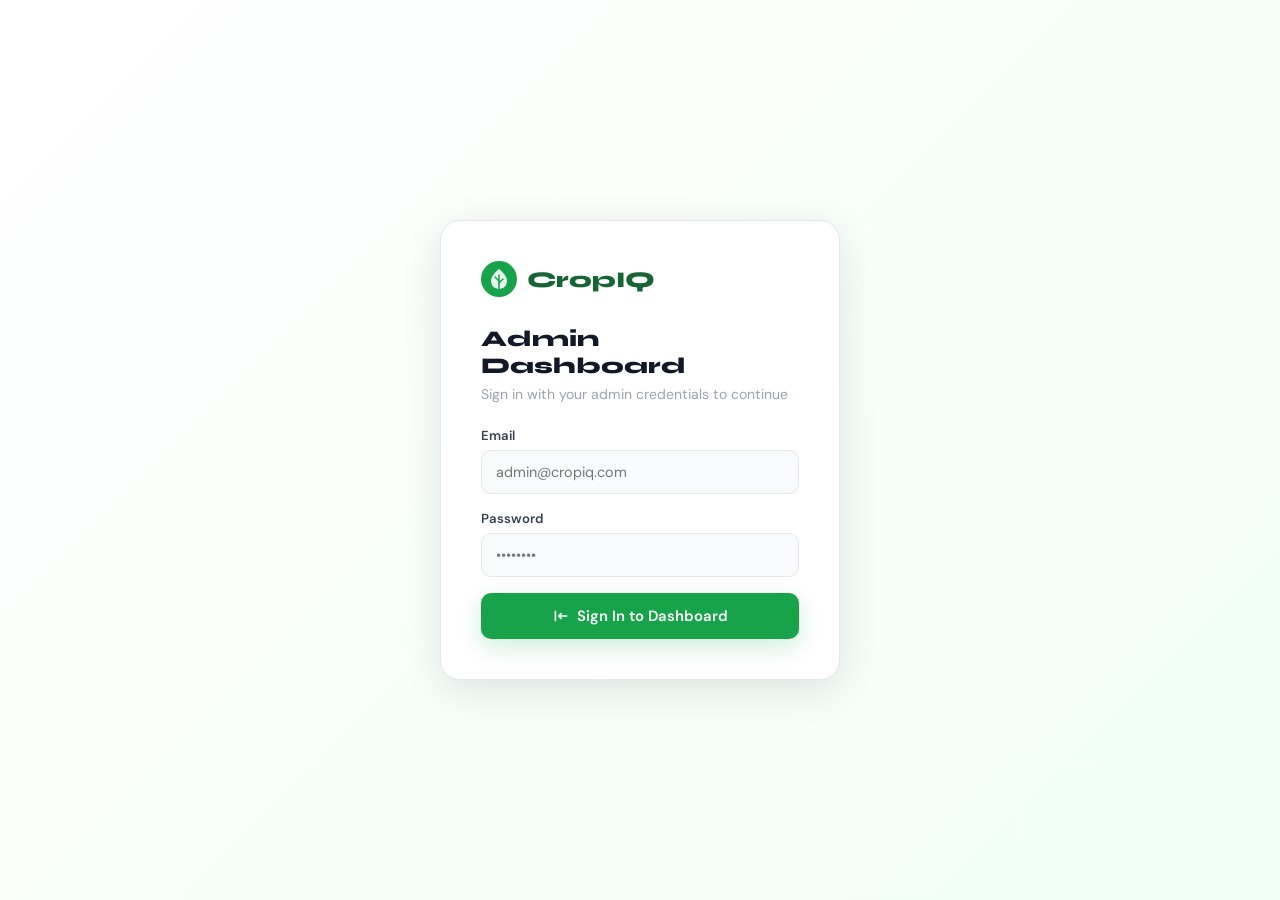
<file: backend/admin.html>
<!DOCTYPE html>
<html lang="en">
<head>
  <meta charset="UTF-8"/>
  <meta name="viewport" content="width=device-width,initial-scale=1.0"/>
  <title>CropIQ — Admin Dashboard</title>
  <link href="https://fonts.googleapis.com/css2?family=Syne:wght@600;700;800&family=DM+Sans:wght@300;400;500&display=swap" rel="stylesheet"/>
  <style>
    :root {
      --green-50:#f0fdf4;--green-100:#dcfce7;--green-200:#bbf7d0;
      --green-500:#22c55e;--green-600:#16a34a;--green-700:#15803d;
      --green-800:#166534;--gray-50:#f9fafb;--gray-100:#f3f4f6;
      --gray-200:#e5e7eb;--gray-300:#d1d5db;--gray-400:#9ca3af;
      --gray-500:#6b7280;--gray-600:#4b5563;--gray-700:#374151;
      --gray-800:#1f2937;--gray-900:#111827;
      --font-d:'Syne',sans-serif;--font-b:'DM Sans',sans-serif;
      --radius:12px;--shadow:0 4px 16px rgba(0,0,0,.08);
    }
    *,*::before,*::after{box-sizing:border-box;margin:0;padding:0}
    body{font-family:var(--font-b);background:var(--gray-50);color:var(--gray-800);min-height:100vh}

    /* ── LOGIN SCREEN ── */
    #loginScreen{
      display:flex;align-items:center;justify-content:center;
      min-height:100vh;padding:20px;
      background:linear-gradient(135deg,#fff 0%,var(--green-50) 100%);
    }
    .login-card{
      background:#fff;border:1px solid var(--gray-200);border-radius:20px;
      box-shadow:0 10px 40px rgba(0,0,0,.1);padding:40px;width:100%;max-width:400px;
    }
    .login-logo{display:flex;align-items:center;gap:10px;margin-bottom:28px}
    .login-logo span{font-family:var(--font-d);font-size:1.4rem;font-weight:800;color:var(--green-800)}
    .login-title{font-family:var(--font-d);font-size:1.4rem;font-weight:800;color:var(--gray-900);margin-bottom:6px}
    .login-sub{font-size:.88rem;color:var(--gray-400);margin-bottom:24px}
    .field{display:flex;flex-direction:column;gap:6px;margin-bottom:16px}
    .field label{font-size:.82rem;font-weight:600;color:var(--gray-700)}
    .field input{
      height:44px;padding:0 14px;font-family:var(--font-b);font-size:.9rem;
      background:var(--gray-50);border:1.5px solid var(--gray-200);
      border-radius:10px;outline:none;color:var(--gray-800);
      transition:.2s;
    }
    .field input:focus{border-color:var(--green-400);background:#fff;box-shadow:0 0 0 3px rgba(74,222,128,.15)}
    .btn-green{
      width:100%;height:46px;background:var(--green-600);color:#fff;
      border:none;border-radius:10px;font-family:var(--font-b);
      font-size:.93rem;font-weight:600;cursor:pointer;
      transition:.2s;box-shadow:0 8px 24px rgba(22,163,74,.2);
      display:flex;align-items:center;justify-content:center;gap:8px;
    }
    .btn-green:hover{background:var(--green-700);transform:translateY(-1px)}
    .login-error{
      background:#fef2f2;border:1px solid #fecaca;border-radius:8px;
      padding:10px 14px;font-size:.83rem;color:#b91c1c;
      margin-bottom:16px;display:none;
    }

    /* ── DASHBOARD ── */
    #dashboard{display:none}

    .topbar{
      position:sticky;top:0;z-index:100;
      background:rgba(255,255,255,.92);backdrop-filter:blur(16px);
      border-bottom:1px solid var(--gray-200);
      padding:0 28px;height:60px;
      display:flex;align-items:center;justify-content:space-between;
    }
    .topbar-logo{display:flex;align-items:center;gap:9px}
    .topbar-logo span{font-family:var(--font-d);font-weight:800;font-size:1.1rem;color:var(--green-800)}
    .topbar-logo small{
      background:var(--green-100);color:var(--green-700);
      font-size:.68rem;font-weight:700;padding:2px 8px;
      border-radius:100px;letter-spacing:.06em;text-transform:uppercase;
    }
    .topbar-right{display:flex;align-items:center;gap:12px}
    .admin-pill{
      display:flex;align-items:center;gap:7px;
      background:var(--green-50);border:1px solid var(--green-200);
      border-radius:100px;padding:4px 12px 4px 6px;
      font-size:.82rem;font-weight:600;color:var(--green-700);
    }
    .admin-avatar{
      width:24px;height:24px;background:var(--green-600);border-radius:50%;
      display:flex;align-items:center;justify-content:center;
      color:#fff;font-size:.68rem;font-weight:800;
    }
    .btn-logout{
      background:none;border:1.5px solid var(--gray-200);
      border-radius:8px;padding:5px 12px;font-family:var(--font-b);
      font-size:.82rem;font-weight:600;color:var(--gray-500);cursor:pointer;
      transition:.2s;
    }
    .btn-logout:hover{border-color:#fca5a5;color:#b91c1c;background:#fef2f2}

    /* ── LAYOUT ── */
    .layout{display:flex;min-height:calc(100vh - 60px)}

    .sidebar{
      width:220px;flex-shrink:0;background:#fff;
      border-right:1px solid var(--gray-200);
      padding:20px 12px;display:flex;flex-direction:column;gap:4px;
    }
    .sidebar-label{
      font-size:.68rem;font-weight:700;letter-spacing:.08em;
      text-transform:uppercase;color:var(--gray-400);
      padding:0 12px;margin:12px 0 6px;
    }
    .nav-item{
      display:flex;align-items:center;gap:10px;
      padding:9px 12px;border-radius:9px;
      font-size:.875rem;font-weight:500;color:var(--gray-600);
      cursor:pointer;border:none;background:none;width:100%;text-align:left;
      transition:.18s;
    }
    .nav-item svg{width:16px;height:16px;flex-shrink:0}
    .nav-item:hover{background:var(--green-50);color:var(--green-700)}
    .nav-item.active{background:var(--green-100);color:var(--green-700);font-weight:600}

    /* ── MAIN CONTENT ── */
    .main{flex:1;padding:32px 28px;overflow-x:auto}

    .page{display:none}
    .page.active{display:block}

    /* ── STATS GRID ── */
    .stats-grid{
      display:grid;grid-template-columns:repeat(auto-fit,minmax(180px,1fr));
      gap:16px;margin-bottom:32px;
    }
    .stat-card{
      background:#fff;border:1px solid var(--gray-200);border-radius:var(--radius);
      padding:22px 20px;box-shadow:var(--shadow);
    }
    .stat-card .label{font-size:.75rem;font-weight:700;text-transform:uppercase;
      letter-spacing:.07em;color:var(--gray-400);margin-bottom:8px}
    .stat-card .value{font-family:var(--font-d);font-size:2rem;font-weight:800;
      color:var(--gray-900);line-height:1}
    .stat-card.green .value{color:var(--green-600)}
    .stat-card .sub{font-size:.78rem;color:var(--gray-400);margin-top:4px}

    /* ── SECTION HEADER ── */
    .section-header{
      display:flex;align-items:center;justify-content:space-between;
      margin-bottom:16px;flex-wrap:wrap;gap:10px;
    }
    .section-title{font-family:var(--font-d);font-size:1.1rem;font-weight:800;color:var(--gray-900)}
    .section-count{
      background:var(--green-100);color:var(--green-700);
      font-size:.78rem;font-weight:700;padding:3px 10px;
      border-radius:100px;
    }
    .btn-refresh{
      display:flex;align-items:center;gap:6px;
      background:var(--gray-100);border:none;border-radius:8px;
      padding:7px 14px;font-family:var(--font-b);font-size:.82rem;
      font-weight:600;color:var(--gray-600);cursor:pointer;transition:.2s;
    }
    .btn-refresh:hover{background:var(--gray-200)}
    .btn-refresh svg{width:14px;height:14px}

    /* ── SEARCH BAR ── */
    .search-bar{
      position:relative;margin-bottom:14px;max-width:340px;
    }
    .search-bar input{
      width:100%;height:38px;padding:0 14px 0 36px;
      font-family:var(--font-b);font-size:.85rem;
      background:#fff;border:1.5px solid var(--gray-200);
      border-radius:9px;outline:none;color:var(--gray-800);transition:.2s;
    }
    .search-bar input:focus{border-color:var(--green-400);box-shadow:0 0 0 3px rgba(74,222,128,.12)}
    .search-bar svg{
      position:absolute;left:10px;top:50%;transform:translateY(-50%);
      width:15px;height:15px;color:var(--gray-400);pointer-events:none;
    }

    /* ── TABLE ── */
    .table-wrap{
      background:#fff;border:1px solid var(--gray-200);
      border-radius:var(--radius);overflow:hidden;box-shadow:var(--shadow);
      overflow-x:auto;
    }
    table{width:100%;border-collapse:collapse;min-width:600px}
    thead th{
      background:var(--gray-50);border-bottom:1px solid var(--gray-200);
      padding:11px 16px;text-align:left;font-size:.75rem;font-weight:700;
      text-transform:uppercase;letter-spacing:.07em;color:var(--gray-500);
      white-space:nowrap;
    }
    tbody tr{border-bottom:1px solid var(--gray-100);transition:.15s}
    tbody tr:last-child{border-bottom:none}
    tbody tr:hover{background:var(--gray-50)}
    td{padding:11px 16px;font-size:.85rem;color:var(--gray-700);white-space:nowrap}
    td.mono{font-family:monospace;font-size:.8rem;color:var(--gray-500)}

    .badge{
      display:inline-flex;align-items:center;
      padding:2px 9px;border-radius:100px;font-size:.72rem;font-weight:700;
    }
    .badge.active{background:var(--green-100);color:var(--green-700)}
    .badge.inactive{background:#fee2e2;color:#b91c1c}

    /* ── ACTION BUTTONS ── */
    .action-btn{
      background:none;border:none;cursor:pointer;
      padding:5px 8px;border-radius:6px;font-size:.78rem;
      font-family:var(--font-b);font-weight:600;transition:.18s;
    }
    .action-btn.deactivate{color:#b91c1c}
    .action-btn.deactivate:hover{background:#fef2f2}
    .action-btn.activate{color:var(--green-600)}
    .action-btn.activate:hover{background:var(--green-50)}
    .action-btn.delete{color:var(--gray-400)}
    .action-btn.delete:hover{background:#fef2f2;color:#b91c1c}

    /* ── TOP CROPS CHART (CSS bars) ── */
    .crop-bars{display:flex;flex-direction:column;gap:10px;margin-top:8px}
    .crop-bar-row{display:flex;align-items:center;gap:12px}
    .crop-bar-label{font-size:.82rem;font-weight:600;color:var(--gray-700);width:100px;flex-shrink:0;text-transform:capitalize}
    .crop-bar-track{flex:1;height:8px;background:var(--gray-100);border-radius:100px;overflow:hidden}
    .crop-bar-fill{height:100%;border-radius:100px;background:var(--green-500);transition:width 1s ease}
    .crop-bar-count{font-size:.78rem;font-weight:600;color:var(--gray-400);width:32px;text-align:right;flex-shrink:0}

    /* ── EMPTY STATE ── */
    .empty-state{
      text-align:center;padding:48px 20px;color:var(--gray-400);
    }
    .empty-state svg{width:40px;height:40px;margin:0 auto 12px;opacity:.4}
    .empty-state p{font-size:.9rem}

    /* ── LOADING ── */
    .loading-spinner{
      display:flex;align-items:center;justify-content:center;
      gap:8px;padding:32px;color:var(--gray-400);font-size:.9rem;
    }
    .spin{animation:spin 1s linear infinite}
    @keyframes spin{from{transform:rotate(0)}to{transform:rotate(360deg)}}

    /* ── TOAST ── */
    .toast{
      position:fixed;bottom:24px;right:24px;z-index:9999;
      background:var(--gray-900);color:#fff;
      padding:12px 18px;border-radius:10px;
      font-size:.85rem;font-weight:500;
      box-shadow:0 8px 32px rgba(0,0,0,.2);
      transform:translateY(80px);opacity:0;
      transition:.3s cubic-bezier(.34,1.56,.64,1);
      pointer-events:none;
    }
    .toast.show{transform:translateY(0);opacity:1}
    .toast.success{background:var(--green-700)}
    .toast.error{background:#b91c1c}

    @media(max-width:768px){
      .sidebar{display:none}
      .main{padding:20px 16px}
      .stats-grid{grid-template-columns:1fr 1fr}
    }
  </style>
</head>
<body>

<!-- ============================
     LOGIN SCREEN
============================= -->
<div id="loginScreen">
  <div class="login-card">
    <div class="login-logo">
      <svg width="36" height="36" viewBox="0 0 36 36" fill="none">
        <circle cx="18" cy="18" r="18" fill="#16a34a"/>
        <path d="M18 8C18 8 10 14 10 20C10 24.4 13.6 28 18 28C22.4 28 26 24.4 26 20C26 14 18 8 18 8Z" fill="white" opacity="0.9"/>
        <path d="M18 14V28" stroke="#16a34a" stroke-width="1.5" stroke-linecap="round"/>
        <path d="M18 20L14 16" stroke="#16a34a" stroke-width="1.5" stroke-linecap="round"/>
        <path d="M18 22L22 18" stroke="#16a34a" stroke-width="1.5" stroke-linecap="round"/>
      </svg>
      <span>CropIQ</span>
    </div>

    <div class="login-title">Admin Dashboard</div>
    <div class="login-sub">Sign in with your admin credentials to continue</div>

    <div class="login-error" id="loginError">Invalid admin credentials.</div>

    <div class="field">
      <label>Email</label>
      <input type="email" id="adminEmail" placeholder="admin@cropiq.com"
             onkeydown="if(event.key==='Enter') adminLogin()" />
    </div>
    <div class="field">
      <label>Password</label>
      <input type="password" id="adminPassword" placeholder="••••••••"
             onkeydown="if(event.key==='Enter') adminLogin()" />
    </div>

    <button class="btn-green" onclick="adminLogin()" id="loginBtn">
      <svg viewBox="0 0 20 20" fill="currentColor" style="width:16px;height:16px"><path fill-rule="evenodd" d="M3 3a1 1 0 011 1v12a1 1 0 11-2 0V4a1 1 0 011-1zm7.707 3.293a1 1 0 010 1.414L9.414 9H17a1 1 0 110 2H9.414l1.293 1.293a1 1 0 01-1.414 1.414l-3-3a1 1 0 010-1.414l3-3a1 1 0 011.414 0z" clip-rule="evenodd"/></svg>
      Sign In to Dashboard
    </button>
  </div>
</div>

<!-- ============================
     DASHBOARD
============================= -->
<div id="dashboard">

  <!-- Topbar -->
  <div class="topbar">
    <div class="topbar-logo">
      <svg width="28" height="28" viewBox="0 0 36 36" fill="none">
        <circle cx="18" cy="18" r="18" fill="#16a34a"/>
        <path d="M18 8C18 8 10 14 10 20C10 24.4 13.6 28 18 28C22.4 28 26 24.4 26 20C26 14 18 8 18 8Z" fill="white" opacity="0.9"/>
        <path d="M18 14V28" stroke="#16a34a" stroke-width="1.5" stroke-linecap="round"/>
        <path d="M18 20L14 16" stroke="#16a34a" stroke-width="1.5" stroke-linecap="round"/>
        <path d="M18 22L22 18" stroke="#16a34a" stroke-width="1.5" stroke-linecap="round"/>
      </svg>
      <span>CropIQ</span>
      <small>Admin</small>
    </div>
    <div class="topbar-right">
      <div class="admin-pill">
        <div class="admin-avatar">A</div>
        Admin
      </div>
      <button class="btn-logout" onclick="logout()">Logout</button>
    </div>
  </div>

  <div class="layout">

    <!-- Sidebar -->
    <div class="sidebar">
      <div class="sidebar-label">Navigation</div>
      <button class="nav-item active" id="nav-overview" onclick="showPage('overview')">
        <svg viewBox="0 0 20 20" fill="currentColor"><path d="M2 10a8 8 0 018-8v8h8a8 8 0 11-16 0z"/><path d="M12 2.252A8.014 8.014 0 0117.748 8H12V2.252z"/></svg>
        Overview
      </button>
      <button class="nav-item" id="nav-users" onclick="showPage('users')">
        <svg viewBox="0 0 20 20" fill="currentColor"><path d="M9 6a3 3 0 11-6 0 3 3 0 016 0zM17 6a3 3 0 11-6 0 3 3 0 016 0zM12.93 17c.046-.327.07-.66.07-1a6.97 6.97 0 00-1.5-4.33A5 5 0 0119 16v1h-6.07zM6 11a5 5 0 015 5v1H1v-1a5 5 0 015-5z"/></svg>
        Users
      </button>
      <button class="nav-item" id="nav-predictions" onclick="showPage('predictions')">
        <svg viewBox="0 0 20 20" fill="currentColor"><path fill-rule="evenodd" d="M3 3a1 1 0 000 2v8a2 2 0 002 2h2.586l-1.293 1.293a1 1 0 101.414 1.414L10 15.414l2.293 2.293a1 1 0 001.414-1.414L12.414 15H15a2 2 0 002-2V5a1 1 0 100-2H3zm11 4a1 1 0 10-2 0v4a1 1 0 102 0V7zm-3 1a1 1 0 10-2 0v3a1 1 0 102 0V8zM8 9a1 1 0 00-2 0v2a1 1 0 102 0V9z" clip-rule="evenodd"/></svg>
        Predictions
      </button>
    </div>

    <!-- Main content -->
    <div class="main">

      <!-- ── OVERVIEW PAGE ── -->
      <div class="page active" id="page-overview">
        <div class="stats-grid" id="statsGrid">
          <div class="loading-spinner" style="grid-column:1/-1">
            <svg class="spin" viewBox="0 0 24 24" fill="none" style="width:20px;height:20px">
              <circle cx="12" cy="12" r="10" stroke="#9ca3af" stroke-width="3" stroke-dasharray="30 70"/>
            </svg>
            Loading stats...
          </div>
        </div>

        <div style="display:grid;grid-template-columns:1fr 1fr;gap:20px;flex-wrap:wrap" id="overviewBottom">
          <!-- Top crops card -->
          <div style="background:#fff;border:1px solid var(--gray-200);border-radius:var(--radius);padding:24px;box-shadow:var(--shadow)">
            <div class="section-title" style="margin-bottom:16px">Top Recommended Crops</div>
            <div id="topCropsBars">
              <div class="loading-spinner">Loading...</div>
            </div>
          </div>
          <!-- Quick info -->
          <div style="background:#fff;border:1px solid var(--gray-200);border-radius:var(--radius);padding:24px;box-shadow:var(--shadow)">
            <div class="section-title" style="margin-bottom:16px">Quick Info</div>
            <div style="display:flex;flex-direction:column;gap:12px;font-size:.875rem">
              <div style="display:flex;justify-content:space-between;padding-bottom:10px;border-bottom:1px solid var(--gray-100)">
                <span style="color:var(--gray-500)">Database</span>
                <span style="font-weight:600;color:var(--green-600)">SQLite ✓</span>
              </div>
              <div style="display:flex;justify-content:space-between;padding-bottom:10px;border-bottom:1px solid var(--gray-100)">
                <span style="color:var(--gray-500)">Password hashing</span>
                <span style="font-weight:600">bcrypt</span>
              </div>
              <div style="display:flex;justify-content:space-between;padding-bottom:10px;border-bottom:1px solid var(--gray-100)">
                <span style="color:var(--gray-500)">Auth method</span>
                <span style="font-weight:600">JWT (24h)</span>
              </div>
              <div style="display:flex;justify-content:space-between">
                <span style="color:var(--gray-500)">ML Model</span>
                <span style="font-weight:600">Random Forest</span>
              </div>
            </div>
          </div>
        </div>
      </div>

      <!-- ── USERS PAGE ── -->
      <div class="page" id="page-users">
        <div class="section-header">
          <div style="display:flex;align-items:center;gap:10px">
            <div class="section-title">Registered Users</div>
            <span class="section-count" id="userCount">—</span>
          </div>
          <button class="btn-refresh" onclick="loadUsers()">
            <svg viewBox="0 0 20 20" fill="currentColor"><path fill-rule="evenodd" d="M4 2a1 1 0 011 1v2.101a7.002 7.002 0 0111.601 2.566 1 1 0 11-1.885.666A5.002 5.002 0 005.999 7H9a1 1 0 010 2H4a1 1 0 01-1-1V3a1 1 0 011-1zm.008 9.057a1 1 0 011.276.61A5.002 5.002 0 0014.001 13H11a1 1 0 110-2h5a1 1 0 011 1v5a1 1 0 11-2 0v-2.101a7.002 7.002 0 01-11.601-2.566 1 1 0 01.61-1.276z" clip-rule="evenodd"/></svg>
            Refresh
          </button>
        </div>

        <div class="search-bar">
          <svg viewBox="0 0 20 20" fill="currentColor"><path fill-rule="evenodd" d="M8 4a4 4 0 100 8 4 4 0 000-8zM2 8a6 6 0 1110.89 3.476l4.817 4.817a1 1 0 01-1.414 1.414l-4.816-4.816A6 6 0 012 8z" clip-rule="evenodd"/></svg>
          <input type="text" id="userSearch" placeholder="Search by name or email..."
                 oninput="filterUsers()" />
        </div>

        <div class="table-wrap">
          <table>
            <thead>
              <tr>
                <th>ID</th>
                <th>Name</th>
                <th>Email</th>
                <th>Registered</th>
                <th>Last Login</th>
                <th>Logins</th>
                <th>Status</th>
                <th>Actions</th>
              </tr>
            </thead>
            <tbody id="usersTable">
              <tr><td colspan="8">
                <div class="loading-spinner">
                  <svg class="spin" viewBox="0 0 24 24" fill="none" style="width:18px;height:18px">
                    <circle cx="12" cy="12" r="10" stroke="#9ca3af" stroke-width="3" stroke-dasharray="30 70"/>
                  </svg>
                  Loading users...
                </div>
              </td></tr>
            </tbody>
          </table>
        </div>
      </div>

      <!-- ── PREDICTIONS PAGE ── -->
      <div class="page" id="page-predictions">
        <div class="section-header">
          <div style="display:flex;align-items:center;gap:10px">
            <div class="section-title">Prediction Logs</div>
            <span class="section-count" id="predCount">—</span>
          </div>
          <button class="btn-refresh" onclick="loadPredictions()">
            <svg viewBox="0 0 20 20" fill="currentColor"><path fill-rule="evenodd" d="M4 2a1 1 0 011 1v2.101a7.002 7.002 0 0111.601 2.566 1 1 0 11-1.885.666A5.002 5.002 0 005.999 7H9a1 1 0 010 2H4a1 1 0 01-1-1V3a1 1 0 011-1zm.008 9.057a1 1 0 011.276.61A5.002 5.002 0 0014.001 13H11a1 1 0 110-2h5a1 1 0 011 1v5a1 1 0 11-2 0v-2.101a7.002 7.002 0 01-11.601-2.566 1 1 0 01.61-1.276z" clip-rule="evenodd"/></svg>
            Refresh
          </button>
        </div>

        <div class="search-bar">
          <svg viewBox="0 0 20 20" fill="currentColor"><path fill-rule="evenodd" d="M8 4a4 4 0 100 8 4 4 0 000-8zM2 8a6 6 0 1110.89 3.476l4.817 4.817a1 1 0 01-1.414 1.414l-4.816-4.816A6 6 0 012 8z" clip-rule="evenodd"/></svg>
          <input type="text" id="predSearch" placeholder="Search by email or crop..."
                 oninput="filterPredictions()" />
        </div>

        <div class="table-wrap">
          <table>
            <thead>
              <tr>
                <th>ID</th>
                <th>User Email</th>
                <th>Top Crop</th>
                <th>Confidence</th>
                <th>N / P / K</th>
                <th>Temp / Hum</th>
                <th>pH / Rain</th>
                <th>Date</th>
              </tr>
            </thead>
            <tbody id="predsTable">
              <tr><td colspan="8">
                <div class="loading-spinner">
                  <svg class="spin" viewBox="0 0 24 24" fill="none" style="width:18px;height:18px">
                    <circle cx="12" cy="12" r="10" stroke="#9ca3af" stroke-width="3" stroke-dasharray="30 70"/>
                  </svg>
                  Loading predictions...
                </div>
              </td></tr>
            </tbody>
          </table>
        </div>
      </div>

    </div><!-- /main -->
  </div><!-- /layout -->
</div><!-- /dashboard -->

<!-- Toast -->
<div class="toast" id="toast"></div>

<script>
// ─────────────────────────────────────────
// CONFIG — change this to your Render URL
// ─────────────────────────────────────────
const API = "";   // empty = same origin (served from FastAPI)
                  // if separate: "https://smart-crop-advisory-system-2.onrender.com"

let adminToken  = localStorage.getItem('cropiq_admin_token') || "";
let allUsers    = [];
let allPreds    = [];

// ─────────────────────────────────────────
// TOAST
// ─────────────────────────────────────────
function showToast(msg, type = "success") {
  const t = document.getElementById('toast');
  t.textContent = msg;
  t.className = `toast show ${type}`;
  setTimeout(() => t.classList.remove('show'), 3000);
}

// ─────────────────────────────────────────
// ADMIN LOGIN
// ─────────────────────────────────────────
async function adminLogin() {
  const email    = document.getElementById('adminEmail').value.trim();
  const password = document.getElementById('adminPassword').value;
  const errEl    = document.getElementById('loginError');
  const btn      = document.getElementById('loginBtn');

  errEl.style.display = 'none';
  btn.textContent = 'Signing in...';
  btn.disabled = true;

  try {
    const res  = await fetch(`${API}/auth/login`, {
      method: 'POST',
      headers: { 'Content-Type': 'application/json' },
      body: JSON.stringify({ email, password })
    });
    const data = await res.json();

    if (!res.ok || !data.is_admin) {
      errEl.textContent = data.detail || "Invalid admin credentials.";
      errEl.style.display = 'block';
      return;
    }

    adminToken = data.token;
    localStorage.setItem('cropiq_admin_token', adminToken);

    document.getElementById('loginScreen').style.display = 'none';
    document.getElementById('dashboard').style.display = 'block';
    loadOverview();

  } catch (err) {
    errEl.textContent = "Connection error. Is the server running?";
    errEl.style.display = 'block';
  } finally {
    btn.textContent = 'Sign In to Dashboard';
    btn.disabled = false;
  }
}

// Auto-login if token exists
window.addEventListener('DOMContentLoaded', () => {
  if (adminToken) {
    // Verify token is still valid by fetching stats
    fetch(`${API}/admin/stats`, {
      headers: { Authorization: `Bearer ${adminToken}` }
    }).then(r => {
      if (r.ok) {
        document.getElementById('loginScreen').style.display = 'none';
        document.getElementById('dashboard').style.display = 'block';
        loadOverview();
      } else {
        localStorage.removeItem('cropiq_admin_token');
        adminToken = "";
      }
    }).catch(() => {});
  }
});

function logout() {
  localStorage.removeItem('cropiq_admin_token');
  adminToken = "";
  document.getElementById('loginScreen').style.display = 'flex';
  document.getElementById('dashboard').style.display = 'none';
}

// ─────────────────────────────────────────
// PAGE NAVIGATION
// ─────────────────────────────────────────
function showPage(name) {
  document.querySelectorAll('.page').forEach(p => p.classList.remove('active'));
  document.querySelectorAll('.nav-item').forEach(n => n.classList.remove('active'));
  document.getElementById(`page-${name}`).classList.add('active');
  document.getElementById(`nav-${name}`).classList.add('active');

  if (name === 'overview')    loadOverview();
  if (name === 'users')       loadUsers();
  if (name === 'predictions') loadPredictions();
}

// ─────────────────────────────────────────
// OVERVIEW
// ─────────────────────────────────────────
async function loadOverview() {
  try {
    const res  = await fetch(`${API}/admin/stats`, {
      headers: { Authorization: `Bearer ${adminToken}` }
    });
    const data = await res.json();
    if (!res.ok) throw new Error(data.detail);

    renderStats(data);
    renderTopCrops(data.top_crops);
  } catch (err) {
    showToast("Failed to load stats: " + err.message, "error");
  }
}

function renderStats(d) {
  document.getElementById('statsGrid').innerHTML = `
    <div class="stat-card green">
      <div class="label">Total Users</div>
      <div class="value">${d.total_users}</div>
      <div class="sub">${d.active_users} active</div>
    </div>
    <div class="stat-card">
      <div class="label">Total Predictions</div>
      <div class="value">${d.total_predictions}</div>
      <div class="sub">${d.predictions_today} today</div>
    </div>
    <div class="stat-card">
      <div class="label">New Users Today</div>
      <div class="value">${d.new_users_today}</div>
    </div>
    <div class="stat-card">
      <div class="label">Predictions Today</div>
      <div class="value">${d.predictions_today}</div>
    </div>
  `;
}

function renderTopCrops(crops) {
  if (!crops || crops.length === 0) {
    document.getElementById('topCropsBars').innerHTML =
      '<p style="color:var(--gray-400);font-size:.85rem">No predictions yet.</p>';
    return;
  }
  const max = crops[0].count;
  document.getElementById('topCropsBars').innerHTML = `
    <div class="crop-bars">
      ${crops.map(c => `
        <div class="crop-bar-row">
          <div class="crop-bar-label">${c.top_crop}</div>
          <div class="crop-bar-track">
            <div class="crop-bar-fill" style="width:${Math.round((c.count/max)*100)}%"></div>
          </div>
          <div class="crop-bar-count">${c.count}</div>
        </div>
      `).join('')}
    </div>
  `;
}

// ─────────────────────────────────────────
// USERS
// ─────────────────────────────────────────
async function loadUsers() {
  document.getElementById('usersTable').innerHTML = `
    <tr><td colspan="8"><div class="loading-spinner">
      <svg class="spin" viewBox="0 0 24 24" fill="none" style="width:18px;height:18px">
        <circle cx="12" cy="12" r="10" stroke="#9ca3af" stroke-width="3" stroke-dasharray="30 70"/>
      </svg>Loading...</div></td></tr>`;

  try {
    const res  = await fetch(`${API}/admin/users`, {
      headers: { Authorization: `Bearer ${adminToken}` }
    });
    const data = await res.json();
    if (!res.ok) throw new Error(data.detail);

    allUsers = data.users;
    document.getElementById('userCount').textContent = data.total;
    renderUsers(allUsers);
  } catch (err) {
    showToast("Failed to load users: " + err.message, "error");
  }
}

function renderUsers(users) {
  const tbody = document.getElementById('usersTable');
  if (users.length === 0) {
    tbody.innerHTML = `<tr><td colspan="8">
      <div class="empty-state">
        <svg viewBox="0 0 20 20" fill="currentColor"><path fill-rule="evenodd" d="M10 9a3 3 0 100-6 3 3 0 000 6zm-7 9a7 7 0 1114 0H3z" clip-rule="evenodd"/></svg>
        <p>No users registered yet.</p>
      </div></td></tr>`;
    return;
  }

  tbody.innerHTML = users.map(u => `
    <tr id="user-row-${u.id}">
      <td class="mono">#${u.id}</td>
      <td style="font-weight:600">${esc(u.name)}</td>
      <td class="mono">${esc(u.email)}</td>
      <td class="mono">${fmtDate(u.created_at)}</td>
      <td class="mono">${u.last_login ? fmtDate(u.last_login) : '—'}</td>
      <td style="text-align:center">${u.login_count}</td>
      <td>
        <span class="badge ${u.is_active ? 'active' : 'inactive'}">
          ${u.is_active ? 'Active' : 'Inactive'}
        </span>
      </td>
      <td>
        ${u.is_active
          ? `<button class="action-btn deactivate" onclick="deactivateUser(${u.id})">Deactivate</button>`
          : `<button class="action-btn activate"   onclick="activateUser(${u.id})">Activate</button>`
        }
        <button class="action-btn delete" onclick="deleteUser(${u.id}, '${esc(u.name)}')">Delete</button>
      </td>
    </tr>
  `).join('');
}

function filterUsers() {
  const q = document.getElementById('userSearch').value.toLowerCase();
  renderUsers(allUsers.filter(u =>
    u.name.toLowerCase().includes(q) || u.email.toLowerCase().includes(q)
  ));
}

async function deactivateUser(id) {
  if (!confirm('Deactivate this user?')) return;
  try {
    await fetch(`${API}/admin/users/${id}/deactivate`, {
      method: 'POST',
      headers: { Authorization: `Bearer ${adminToken}` }
    });
    showToast('User deactivated');
    loadUsers();
  } catch { showToast('Failed', 'error'); }
}

async function activateUser(id) {
  try {
    await fetch(`${API}/admin/users/${id}/activate`, {
      method: 'POST',
      headers: { Authorization: `Bearer ${adminToken}` }
    });
    showToast('User activated');
    loadUsers();
  } catch { showToast('Failed', 'error'); }
}

async function deleteUser(id, name) {
  if (!confirm(`Permanently delete user "${name}"? This cannot be undone.`)) return;
  try {
    await fetch(`${API}/admin/users/${id}`, {
      method: 'DELETE',
      headers: { Authorization: `Bearer ${adminToken}` }
    });
    showToast(`User "${name}" deleted`);
    loadUsers();
  } catch { showToast('Failed', 'error'); }
}

// ─────────────────────────────────────────
// PREDICTIONS
// ─────────────────────────────────────────
async function loadPredictions() {
  document.getElementById('predsTable').innerHTML = `
    <tr><td colspan="8"><div class="loading-spinner">
      <svg class="spin" viewBox="0 0 24 24" fill="none" style="width:18px;height:18px">
        <circle cx="12" cy="12" r="10" stroke="#9ca3af" stroke-width="3" stroke-dasharray="30 70"/>
      </svg>Loading...</div></td></tr>`;

  try {
    const res  = await fetch(`${API}/admin/predictions`, {
      headers: { Authorization: `Bearer ${adminToken}` }
    });
    const data = await res.json();
    if (!res.ok) throw new Error(data.detail);

    allPreds = data.predictions;
    document.getElementById('predCount').textContent = data.total;
    renderPredictions(allPreds);
  } catch (err) {
    showToast("Failed to load predictions: " + err.message, "error");
  }
}

function renderPredictions(preds) {
  const tbody = document.getElementById('predsTable');
  if (preds.length === 0) {
    tbody.innerHTML = `<tr><td colspan="8">
      <div class="empty-state">
        <svg viewBox="0 0 20 20" fill="currentColor"><path fill-rule="evenodd" d="M3 3a1 1 0 000 2v8a2 2 0 002 2h2.586l-1.293 1.293a1 1 0 101.414 1.414L10 15.414l2.293 2.293a1 1 0 001.414-1.414L12.414 15H15a2 2 0 002-2V5a1 1 0 100-2H3zm11 4a1 1 0 10-2 0v4a1 1 0 102 0V7zm-3 1a1 1 0 10-2 0v3a1 1 0 102 0V8zM8 9a1 1 0 00-2 0v2a1 1 0 102 0V9z" clip-rule="evenodd"/></svg>
        <p>No predictions logged yet.</p>
      </div></td></tr>`;
    return;
  }

  tbody.innerHTML = preds.map(p => `
    <tr>
      <td class="mono">#${p.id}</td>
      <td class="mono">${esc(p.user_email || '—')}</td>
      <td style="font-weight:700;text-transform:capitalize;color:var(--green-700)">${esc(p.top_crop)}</td>
      <td>${p.confidence != null ? (p.confidence*100).toFixed(1)+'%' : '—'}</td>
      <td class="mono">${p.N}/${p.P}/${p.K}</td>
      <td class="mono">${p.temperature}°/${p.humidity}%</td>
      <td class="mono">${p.ph} / ${p.rainfall}mm</td>
      <td class="mono">${fmtDate(p.created_at)}</td>
    </tr>
  `).join('');
}

function filterPredictions() {
  const q = document.getElementById('predSearch').value.toLowerCase();
  renderPredictions(allPreds.filter(p =>
    (p.user_email || '').toLowerCase().includes(q) ||
    (p.top_crop || '').toLowerCase().includes(q)
  ));
}

// ─────────────────────────────────────────
// UTILS
// ─────────────────────────────────────────
function fmtDate(d) {
  if (!d) return '—';
  return new Date(d + 'Z').toLocaleString('en-IN', {
    day:'2-digit', month:'short', year:'2-digit',
    hour:'2-digit', minute:'2-digit'
  });
}

function esc(s) {
  return String(s)
    .replace(/&/g,'&amp;')
    .replace(/</g,'&lt;')
    .replace(/>/g,'&gt;')
    .replace(/"/g,'&quot;');
}
</script>
</body>
</html>
</file>
